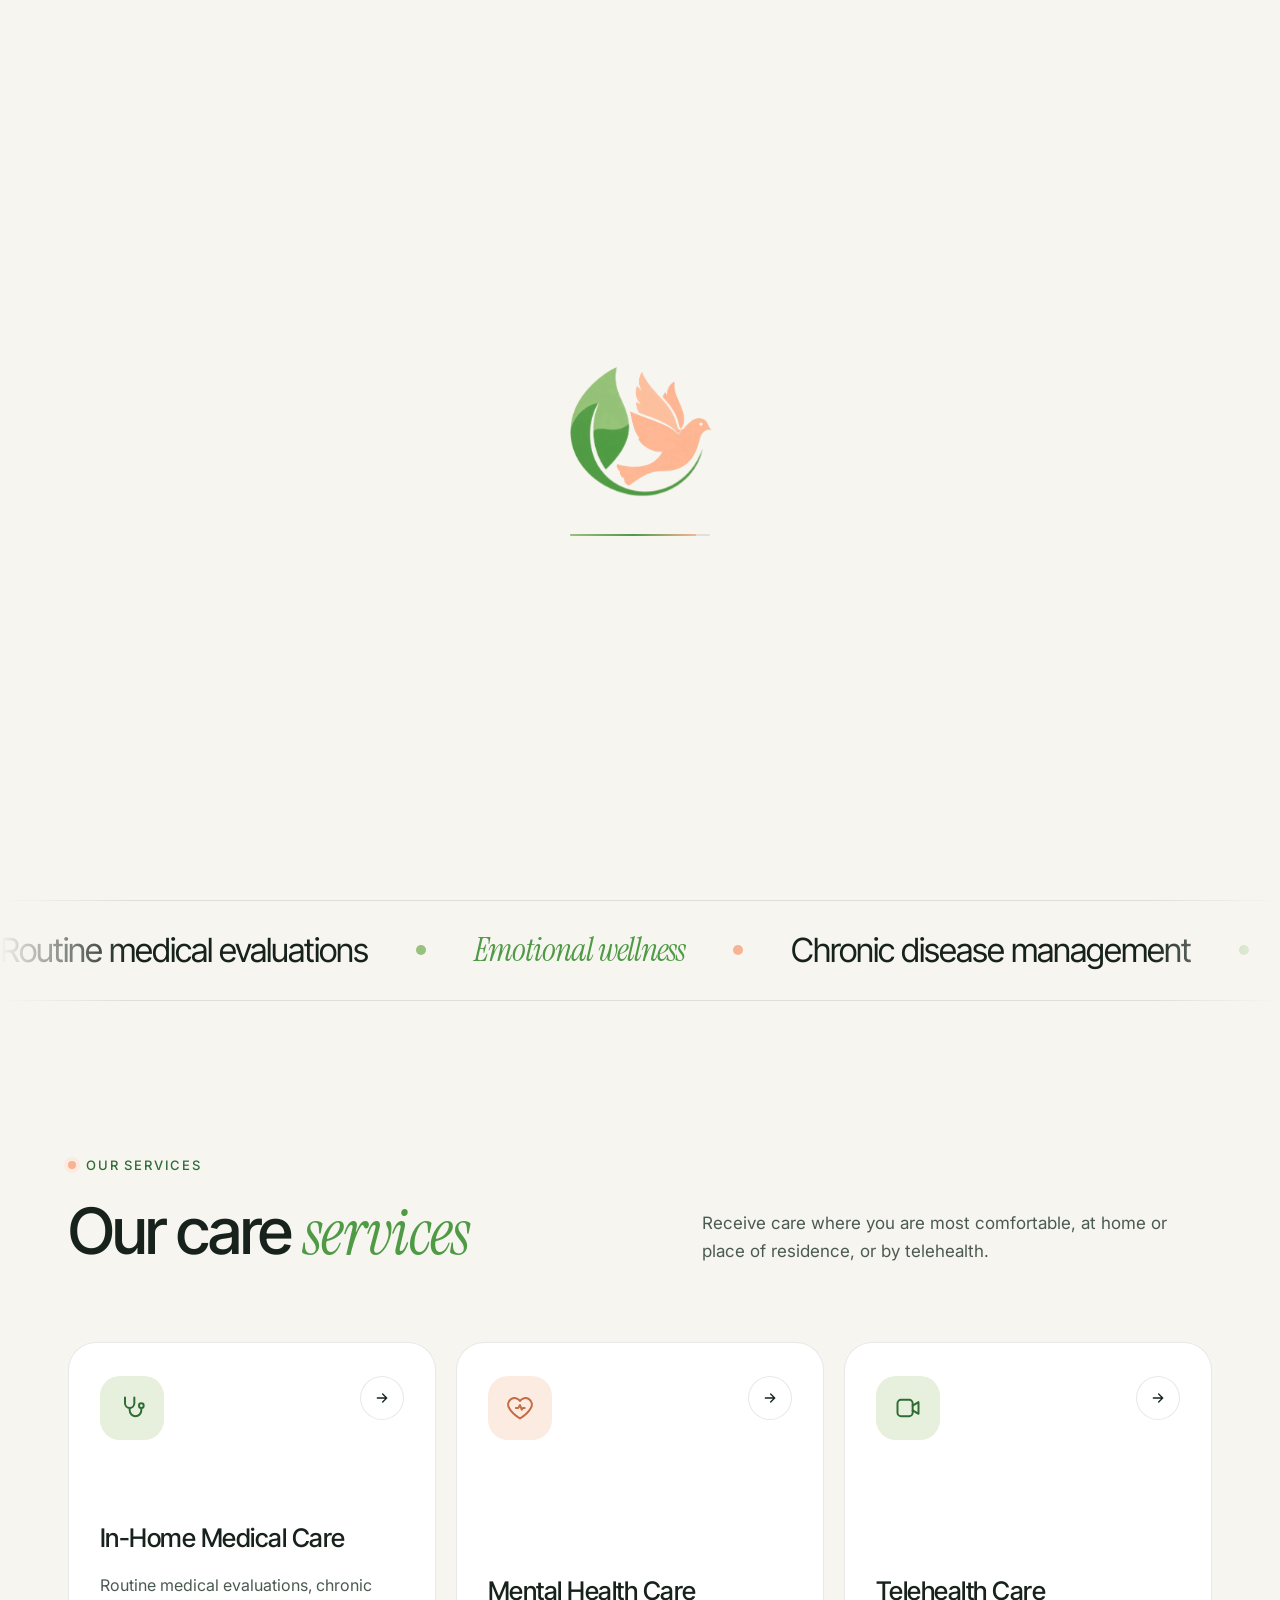
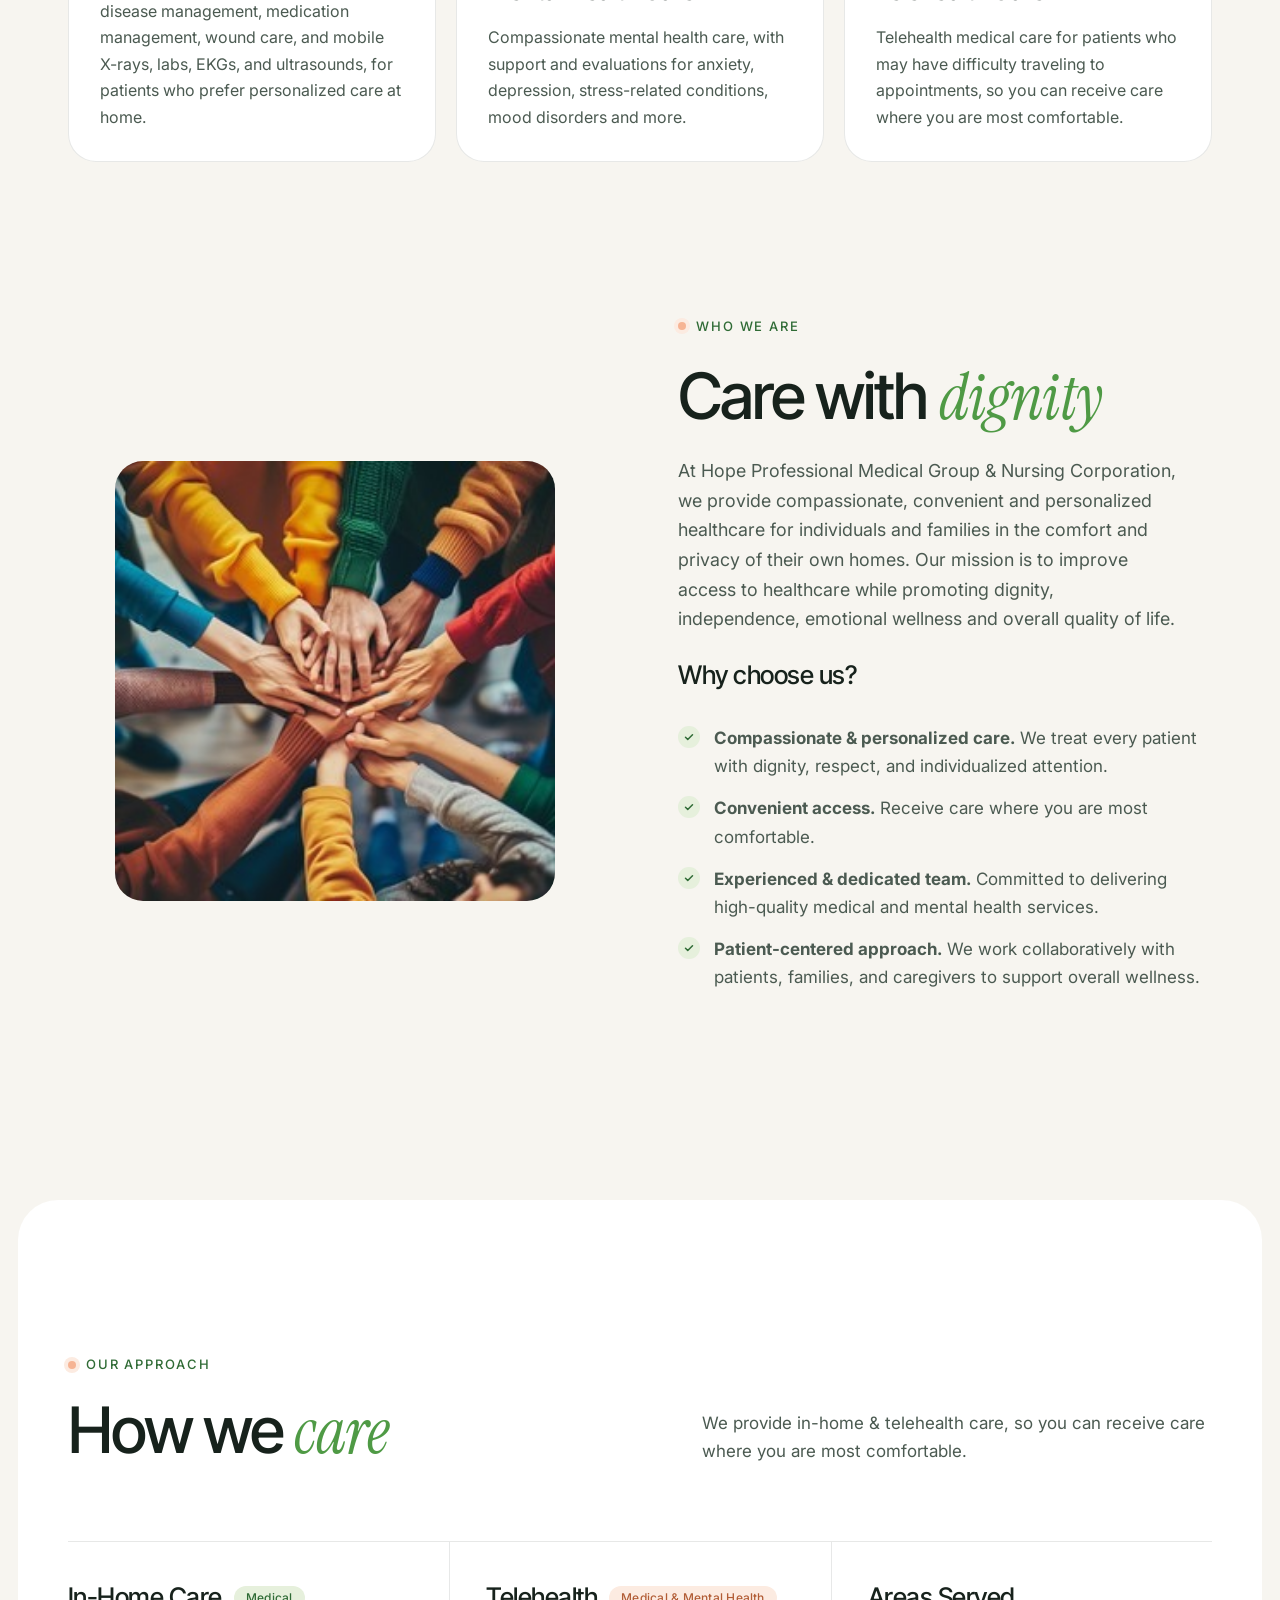
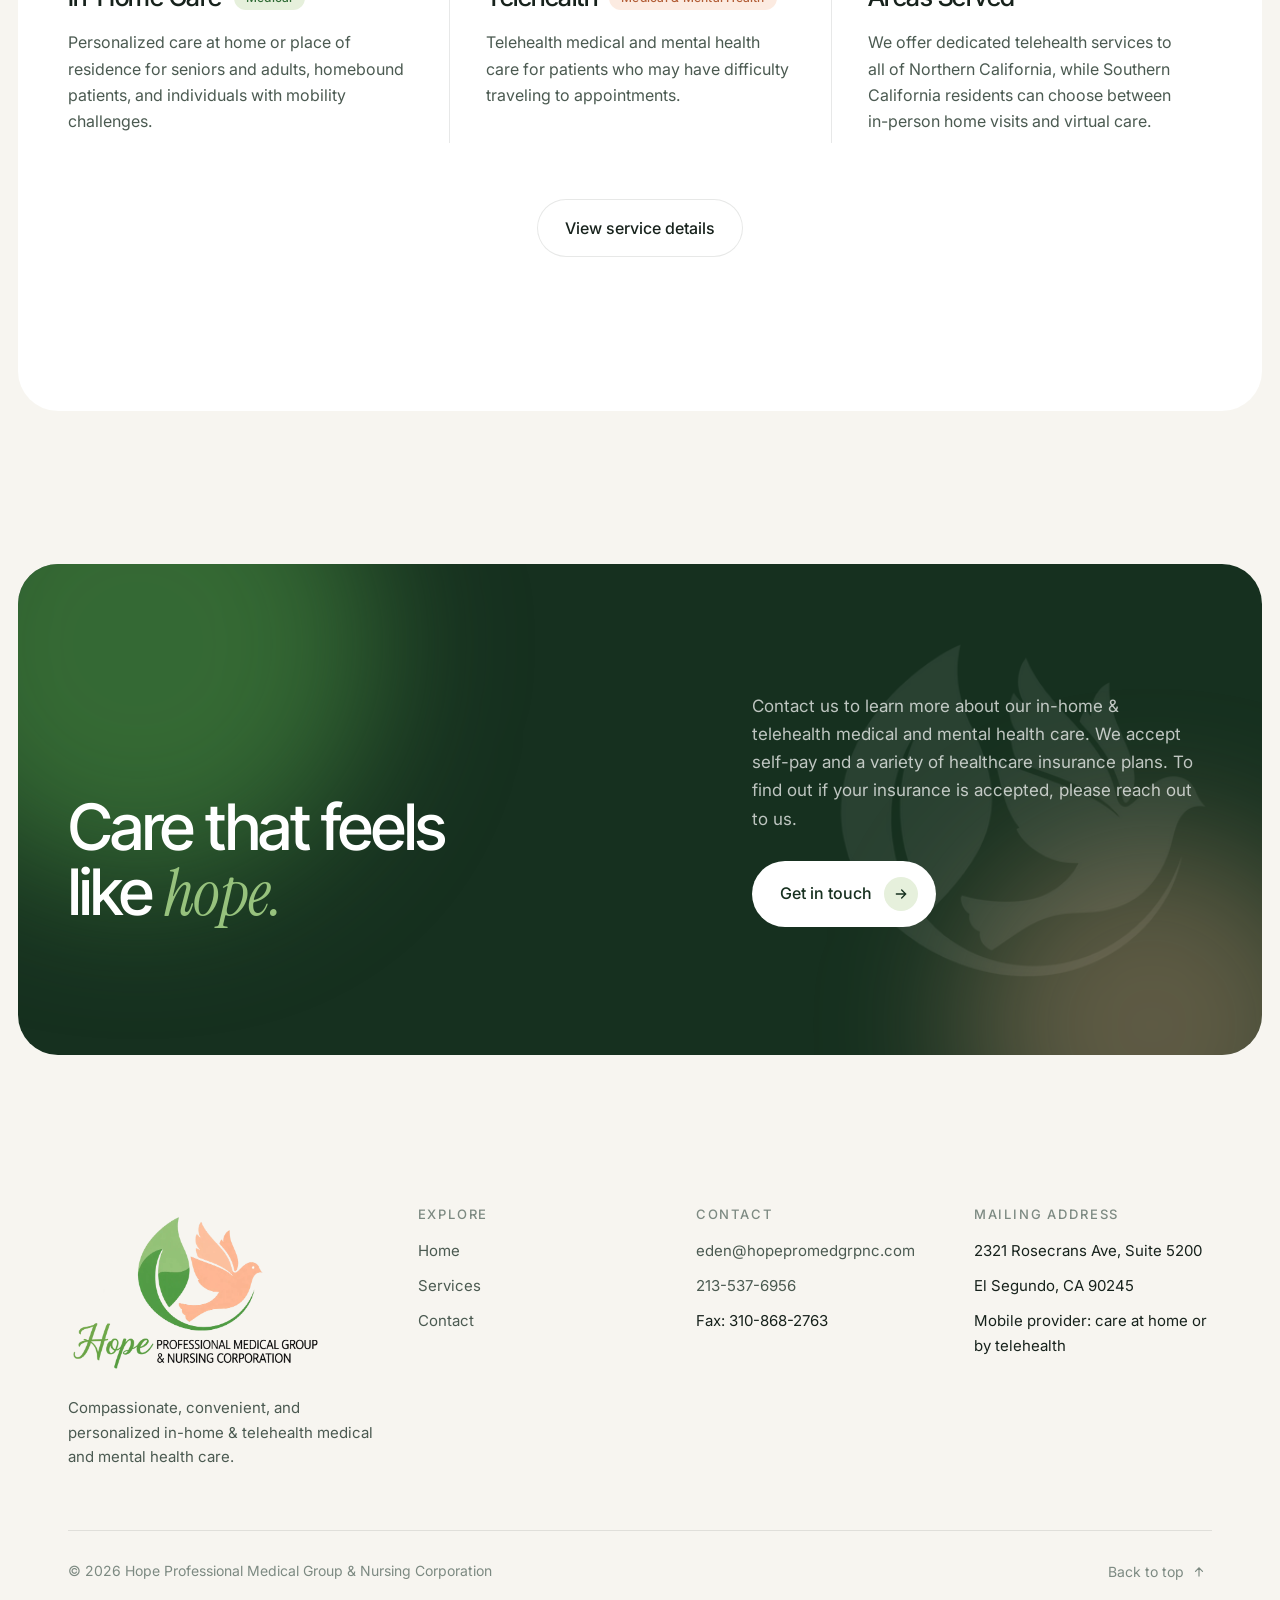
<file: index.html>
<!DOCTYPE html>
<html lang="en">
<head>
  <meta charset="UTF-8" />
  <meta name="viewport" content="width=device-width, initial-scale=1" />
  <title>In-Home &amp; Telehealth Care | Hope Professional Medical Group</title>
  <meta name="description" content="Compassionate in-home and telehealth medical and mental health care for seniors, homebound patients and adults across California. Based in El Segundo, CA." />
  <link rel="canonical" href="https://hopeprocare.com/" />
  <meta name="robots" content="index, follow" />
  <meta name="theme-color" content="#f7f5f0" />
  <meta property="og:type" content="website" />
  <meta property="og:site_name" content="Hope Professional Medical Group &amp; Nursing Corporation" />
  <meta property="og:title" content="In-Home &amp; Telehealth Care | Hope Professional Medical Group" />
  <meta property="og:description" content="Compassionate in-home and telehealth medical and mental health care for seniors, homebound patients and adults across California. Based in El Segundo, CA." />
  <meta property="og:url" content="https://hopeprocare.com/" />
  <meta property="og:image" content="https://hopeprocare.com/assets/social-share.jpg" />
  <meta property="og:image:width" content="1200" />
  <meta property="og:image:height" content="630" />
  <meta property="og:image:alt" content="Hope Professional Medical Group &amp; Nursing Corporation logo and provider" />
  <meta property="og:locale" content="en_US" />
  <meta name="twitter:card" content="summary_large_image" />
  <meta name="twitter:title" content="In-Home &amp; Telehealth Care | Hope Professional Medical Group" />
  <meta name="twitter:description" content="Compassionate in-home and telehealth medical and mental health care for seniors, homebound patients and adults across California. Based in El Segundo, CA." />
  <meta name="twitter:image" content="https://hopeprocare.com/assets/social-share.jpg" />
  <link rel="apple-touch-icon" href="assets/apple-touch-icon.png" />
  <link rel="icon" type="image/png" href="assets/favicon.png" />
  <link rel="preload" as="image" href="assets/mk-leaf.webp" />
  <link rel="preload" as="image" href="assets/photos/provider.webp" fetchpriority="high" />
  <link rel="preconnect" href="https://fonts.googleapis.com" />
  <link rel="preconnect" href="https://fonts.gstatic.com" crossorigin />
  <link href="https://fonts.googleapis.com/css2?family=Inter:wght@400;500;600&family=Inter+Tight:wght@400;500&family=Instrument+Serif:ital@0;1&display=swap" rel="stylesheet" />
  <link rel="stylesheet" href="css/style.css?v=8" />
  <script type="application/ld+json">
{
  "@context": "https://schema.org",
  "@type": "MedicalBusiness",
  "@id": "https://hopeprocare.com/#organization",
  "name": "Hope Professional Medical Group & Nursing Corporation",
  "alternateName": "Hope Professional Medical Group",
  "url": "https://hopeprocare.com/",
  "logo": "https://hopeprocare.com/assets/logo.webp",
  "image": "https://hopeprocare.com/assets/social-share.jpg",
  "description": "Compassionate, convenient, and personalized in-home and telehealth medical and mental health care for individuals and families in the comfort and privacy of their own homes.",
  "telephone": "+1-213-537-6956",
  "paymentAccepted": "Self-pay, Health insurance",
  "faxNumber": "+1-310-868-2763",
  "email": "eden@hopepromedgrpnc.com",
  "address": {
    "@type": "PostalAddress",
    "streetAddress": "2321 Rosecrans Ave, Suite 5200",
    "addressLocality": "El Segundo",
    "addressRegion": "CA",
    "postalCode": "90245",
    "addressCountry": "US"
  },
  "areaServed": [
    {
      "@type": "State",
      "name": "California"
    },
    {
      "@type": "Place",
      "name": "Northern California"
    },
    {
      "@type": "Place",
      "name": "Southern California"
    }
  ],
  "knowsAbout": [
    "In-home medical care",
    "Telehealth",
    "Routine medical evaluations",
    "Chronic disease management",
    "Medication management",
    "Follow-up care after hospitalization",
    "Preventive healthcare",
    "Wellness assessments",
    "Wound care",
    "Mobile X-rays",
    "Mobile laboratory testing",
    "EKG",
    "Mobile ultrasound",
    "Mental health care",
    "Anxiety",
    "Depression",
    "Stress-related conditions",
    "Mood disorders",
    "Behavioral concerns",
    "Emotional wellness"
  ]
}
  </script>
  <script type="application/ld+json">
{
  "@context": "https://schema.org",
  "@type": "WebSite",
  "name": "Hope Professional Medical Group & Nursing Corporation",
  "url": "https://hopeprocare.com/",
  "publisher": {
    "@id": "https://hopeprocare.com/#organization"
  }
}
  </script>
  <noscript><style>
    .preloader, .veil { display: none !important; }
    .reveal, .intro, .split-line > span { opacity: 1 !important; transform: none !important; }
    .reveal-img::after { display: none !important; }
    .hero__media.intro-media { clip-path: none !important; }
  </style></noscript>
</head>
<body class="is-loading">

  <!-- Preloader -->
  <div class="preloader" aria-hidden="true">
    <div class="preloader__inner">
      <div class="mark">
        <img class="mk-leaf" src="assets/mk-leaf.webp" alt="" />
        <div class="dove">
          <img class="mk-wing-back" src="assets/mk-wing-back.webp" alt="" />
          <img class="mk-body" src="assets/mk-body.webp" alt="" />
          <img class="mk-wing-front" src="assets/mk-wing-front.webp" alt="" />
        </div>
      </div>
      <div class="preloader__bar"><span></span></div>
    </div>
  </div>
  <div class="veil" aria-hidden="true"></div>

  <!-- Header -->
  <header class="site-header">
    <div class="container nav">
      <a class="brand" href="index.html" aria-label="Hope Professional Medical Group home">
        <img class="brand__mark" src="assets/logo-mark.webp" width="360" height="327" alt="" />
        <img class="brand__word" src="assets/wordmark.webp" width="720" height="156" alt="Hope Professional Medical Group &amp; Nursing Corporation" />
      </a>
      <ul class="nav__links">
        <li><a href="index.html" aria-current="page">Home</a></li>
        <li><a href="services.html">Services</a></li>
        <li><a href="contact.html">Contact</a></li>
      </ul>
      <div class="nav__cta">
        <a class="nav__phone" href="tel:+12135376956">213-537-6956</a>
        <a class="btn" href="contact.html">Book an appointment
          <span class="btn-ico"><svg viewBox="0 0 24 24" fill="none" stroke="currentColor" stroke-width="2" stroke-linecap="round"><path d="M5 12h14M13 6l6 6-6 6"/></svg></span>
        </a>
        <button class="burger" aria-label="Open menu" aria-expanded="false"><span></span><span></span></button>
      </div>
    </div>
  </header>

  <nav class="mobile-menu" aria-label="Mobile">
    <ul>
      <li><a href="index.html" aria-current="page">Home</a></li>
      <li><a href="services.html">Services</a></li>
      <li><a href="contact.html">Contact</a></li>
    </ul>
    <div class="mobile-menu__foot">
      <a href="tel:+12135376956">213-537-6956</a>
      <a href="mailto:eden@hopepromedgrpnc.com">eden@hopepromedgrpnc.com</a>
      <span>El Segundo, California</span>
    </div>
  </nav>

  <main>
    <!-- Hero -->
    <section class="hero">
      <div class="container hero__grid">
        <div class="hero__copy">
          <span class="eyebrow intro">In-home &amp; telehealth care</span>
          <h1>
            <span class="split-line"><span>Compassionate</span></span>
            <span class="split-line"><span>care, in the</span></span>
            <span class="split-line"><span><span class="serif">comfort</span> of home.</span></span>
          </h1>
          <p class="lead intro d1">We provide in-home &amp; telehealth medical care for patients who may have difficulty traveling to appointments or prefer personalized care at home or place of residence.</p>
          <div class="hero__actions intro d2">
            <a class="btn" href="contact.html">Book an appointment
              <span class="btn-ico"><svg viewBox="0 0 24 24" fill="none" stroke="currentColor" stroke-width="2" stroke-linecap="round"><path d="M5 12h14M13 6l6 6-6 6"/></svg></span>
            </a>
            <a class="btn btn--ghost" href="services.html">Explore services</a>
          </div>
          <div class="hero__meta intro d3">
            <span><svg viewBox="0 0 24 24" fill="none" stroke="currentColor" stroke-width="2" stroke-linecap="round" stroke-linejoin="round"><path d="M3 11l9-7 9 7v9a1 1 0 0 1-1 1h-5v-6H9v6H4a1 1 0 0 1-1-1z"/></svg>In-home care</span>
            <span><svg viewBox="0 0 24 24" fill="none" stroke="currentColor" stroke-width="2" stroke-linecap="round" stroke-linejoin="round"><rect x="3" y="5" width="13" height="14" rx="3"/><path d="M16 10l5-3v10l-5-3"/></svg>Telehealth</span>
            <span><svg viewBox="0 0 24 24" fill="none" stroke="currentColor" stroke-width="2" stroke-linecap="round" stroke-linejoin="round"><path d="M12 21s-7-4.5-9.3-9A5.3 5.3 0 0 1 12 6a5.3 5.3 0 0 1 9.3 6C19 16.5 12 21 12 21z"/></svg>Medical &amp; mental health</span>
          </div>
        </div>

        <div class="hero__media intro-media">
          <img src="assets/photos/provider.webp" width="1254" height="1254" fetchpriority="high" alt="Smiling Hope Professional Medical Group provider in branded scrubs" data-parallax="0.1" />
          <div class="hero__float">
            <svg viewBox="0 0 100 100" aria-hidden="true">
              <defs><path id="circ" d="M50,50 m-38,0 a38,38 0 1,1 76,0 a38,38 0 1,1 -76,0"/></defs>
              <text><textPath href="#circ">COMPASSIONATE &amp; PERSONALIZED CARE • </textPath></text>
            </svg>
            <img src="assets/logo-mark.webp" alt="" />
          </div>
          <div class="hero__badge intro d4">
            <span class="pulse"></span>
            <div><strong>In-home &amp; telehealth care</strong>Medical and mental health services</div>
          </div>
        </div>
      </div>
    </section>

    <!-- Marquee -->
    <div class="marquee" aria-hidden="true">
      <div class="marquee__track">
        <span>Routine medical evaluations</span><span><em>Emotional wellness</em></span><span>Chronic disease management</span><span><em>Telehealth</em></span><span>Medication management</span><span><em>Wound care</em></span><span>Wellness assessments</span>
        <span>Routine medical evaluations</span><span><em>Emotional wellness</em></span><span>Chronic disease management</span><span><em>Telehealth</em></span><span>Medication management</span><span><em>Wound care</em></span><span>Wellness assessments</span>
      </div>
    </div>

    <!-- Services -->
    <section class="section" id="services">
      <div class="container">
        <div class="section-head">
          <div class="section-head__title">
            <span class="eyebrow reveal">Our services</span>
            <h2 class="reveal" data-delay="1">Our care <span class="serif">services</span></h2>
          </div>
          <p class="reveal" data-delay="2">Receive care where you are most comfortable, at home or place of residence, or by telehealth.</p>
        </div>

        <div class="cards">
          <a class="card reveal" href="services.html#mobile">
            <div class="card__top">
              <div class="card__icon"><svg viewBox="0 0 24 24" fill="none" stroke="currentColor" stroke-width="1.7" stroke-linecap="round" stroke-linejoin="round"><path d="M6 3v5a4 4 0 0 0 8 0V3"/><path d="M10 12v2a5 5 0 0 0 10 0v-2"/><circle cx="20" cy="10" r="2"/></svg></div>
              <span class="card__arrow"><svg viewBox="0 0 24 24" fill="none" stroke="currentColor" stroke-width="2" stroke-linecap="round"><path d="M5 12h14M13 6l6 6-6 6"/></svg></span>
            </div>
            <h3>In-Home Medical Care</h3>
            <p>Routine medical evaluations, chronic disease management, medication management, wound care, and mobile X-rays, labs, EKGs, and ultrasounds, for patients who prefer personalized care at home.</p>
          </a>
          <a class="card reveal" data-delay="1" href="services.html#mental">
            <div class="card__top">
              <div class="card__icon"><svg viewBox="0 0 24 24" fill="none" stroke="currentColor" stroke-width="1.7" stroke-linecap="round" stroke-linejoin="round"><path d="M12 21s-7-4.5-9.3-9A5.3 5.3 0 0 1 12 6a5.3 5.3 0 0 1 9.3 6C19 16.5 12 21 12 21z"/><path d="M8.5 12h2l1.5-2.5 1.5 4 1-1.5h1.5"/></svg></div>
              <span class="card__arrow"><svg viewBox="0 0 24 24" fill="none" stroke="currentColor" stroke-width="2" stroke-linecap="round"><path d="M5 12h14M13 6l6 6-6 6"/></svg></span>
            </div>
            <h3>Mental Health Care</h3>
            <p>Compassionate mental health care, with support and evaluations for anxiety, depression, stress-related conditions, mood disorders and more.</p>
          </a>
          <a class="card reveal" data-delay="2" href="services.html#telehealth">
            <div class="card__top">
              <div class="card__icon"><svg viewBox="0 0 24 24" fill="none" stroke="currentColor" stroke-width="1.7" stroke-linecap="round" stroke-linejoin="round"><rect x="3" y="5" width="13" height="14" rx="3"/><path d="M16 10l5-3v10l-5-3"/></svg></div>
              <span class="card__arrow"><svg viewBox="0 0 24 24" fill="none" stroke="currentColor" stroke-width="2" stroke-linecap="round"><path d="M5 12h14M13 6l6 6-6 6"/></svg></span>
            </div>
            <h3>Telehealth Care</h3>
            <p>Telehealth medical care for patients who may have difficulty traveling to appointments, so you can receive care where you are most comfortable.</p>
          </a>
        </div>
      </div>
    </section>

    <!-- Team -->
    <section class="section" style="padding-top:0">
      <div class="container feature">
        <div class="feature__media feature__media--single">
          <div class="img-frame reveal-img"><img src="assets/photos/together.jpg" width="256" height="256" alt="Diverse group of hands joined together" loading="lazy" /></div>
        </div>
        <div class="feature__copy">
          <span class="eyebrow reveal">Who we are</span>
          <h2 class="reveal" data-delay="1">Care with <span class="serif">dignity</span></h2>
          <p class="lead reveal" data-delay="2">At Hope Professional Medical Group &amp; Nursing Corporation, we provide compassionate, convenient and personalized healthcare for individuals and families in the comfort and privacy of their own homes. Our mission is to improve access to healthcare while promoting dignity, independence, emotional wellness and overall quality of life.</p>
          <h3 class="reveal" data-delay="3">Why choose us?</h3>
          <ul class="checks reveal" data-delay="3">
            <li><span><strong>Compassionate &amp; personalized care.</strong> We treat every patient with dignity, respect, and individualized attention.</span></li>
            <li><span><strong>Convenient access.</strong> Receive care where you are most comfortable.</span></li>
            <li><span><strong>Experienced &amp; dedicated team.</strong> Committed to delivering high-quality medical and mental health services.</span></li>
            <li><span><strong>Patient-centered approach.</strong> We work collaboratively with patients, families, and caregivers to support overall wellness.</span></li>
          </ul>
          <div class="reveal" data-delay="3"><a class="link-arrow" href="services.html">See our services <svg viewBox="0 0 24 24" fill="none" stroke="currentColor" stroke-width="2" stroke-linecap="round"><path d="M5 12h14M13 6l6 6-6 6"/></svg></a></div>
        </div>
      </div>
    </section>

    <!-- How we care -->
    <section class="section care">
      <div class="container">
        <div class="section-head">
          <div class="section-head__title">
            <span class="eyebrow reveal">Our approach</span>
            <h2 class="reveal" data-delay="1">How we <span class="serif">care</span></h2>
          </div>
          <p class="reveal" data-delay="2">We provide in-home &amp; telehealth care, so you can receive care where you are most comfortable.</p>
        </div>
        <div class="care-grid">
          <div class="care-item reveal">
            <h3>In-Home Care <span class="tag">Medical</span></h3>
            <p>Personalized care at home or place of residence for seniors and adults, homebound patients, and individuals with mobility challenges.</p>
          </div>
          <div class="care-item reveal" data-delay="1">
            <h3>Telehealth <span class="tag tag--peach">Medical &amp; Mental Health</span></h3>
            <p>Telehealth medical and mental health care for patients who may have difficulty traveling to appointments.</p>
          </div>
          <div class="care-item reveal" data-delay="2">
            <h3>Areas Served</h3>
            <p>We offer dedicated telehealth services to all of Northern California, while Southern California residents can choose between in-person home visits and virtual care.</p>
          </div>
        </div>
        <div class="care__foot reveal">
          <a class="btn btn--ghost" href="services.html">View service details</a>
        </div>
      </div>
    </section>

    <!-- CTA -->
    <section class="section">
      <div class="cta">
        <img class="cta__mark" src="assets/logo-mark.webp" alt="" />
        <div class="container cta__inner">
          <h2 class="reveal">Care that feels<br />like <span class="serif">hope.</span></h2>
          <div class="reveal" data-delay="1">
            <p>Contact us to learn more about our in-home &amp; telehealth medical and mental health care. We accept self-pay and a variety of healthcare insurance plans. To find out if your insurance is accepted, please reach out to us.</p>
            <a class="btn btn--light" href="contact.html">Get in touch
              <span class="btn-ico"><svg viewBox="0 0 24 24" fill="none" stroke="currentColor" stroke-width="2" stroke-linecap="round"><path d="M5 12h14M13 6l6 6-6 6"/></svg></span>
            </a>
          </div>
        </div>
      </div>
    </section>
  </main>

  <!-- Footer -->
  <footer class="footer" style="padding-top:0">
    <div class="container">
      <div class="footer__top">
        <div>
          <img class="footer__logo" src="assets/logo.webp" width="800" height="537" alt="Hope Professional Medical Group &amp; Nursing Corporation" loading="lazy" />
          <p class="footer__tag">Compassionate, convenient, and personalized in-home &amp; telehealth medical and mental health care.</p>
        </div>
        <div>
          <h4>Explore</h4>
          <ul>
            <li><a href="index.html">Home</a></li>
            <li><a href="services.html">Services</a></li>
            <li><a href="contact.html">Contact</a></li>
          </ul>
        </div>
        <div>
          <h4>Contact</h4>
          <ul>
            <li><a href="mailto:eden@hopepromedgrpnc.com">eden@hopepromedgrpnc.com</a></li>
            <li><a href="tel:+12135376956">213-537-6956</a></li>
            <li>Fax: 310-868-2763</li>
          </ul>
        </div>
        <div>
          <h4>Mailing address</h4>
          <ul>
            <li>2321 Rosecrans Ave, Suite 5200</li>
            <li>El Segundo, CA 90245</li>
            <li>Mobile provider: care at home or by telehealth</li>
          </ul>
        </div>
      </div>
      <div class="footer__bottom">
        <span>&copy; <span data-year></span> Hope Professional Medical Group &amp; Nursing Corporation</span>
        <button class="to-top">Back to top <svg viewBox="0 0 24 24" fill="none" stroke="currentColor" stroke-width="2" stroke-linecap="round"><path d="M12 19V5M6 11l6-6 6 6"/></svg></button>
      </div>
    </div>
  </footer>

  <script src="js/main.js?v=8"></script>
</body>
</html>
</file>
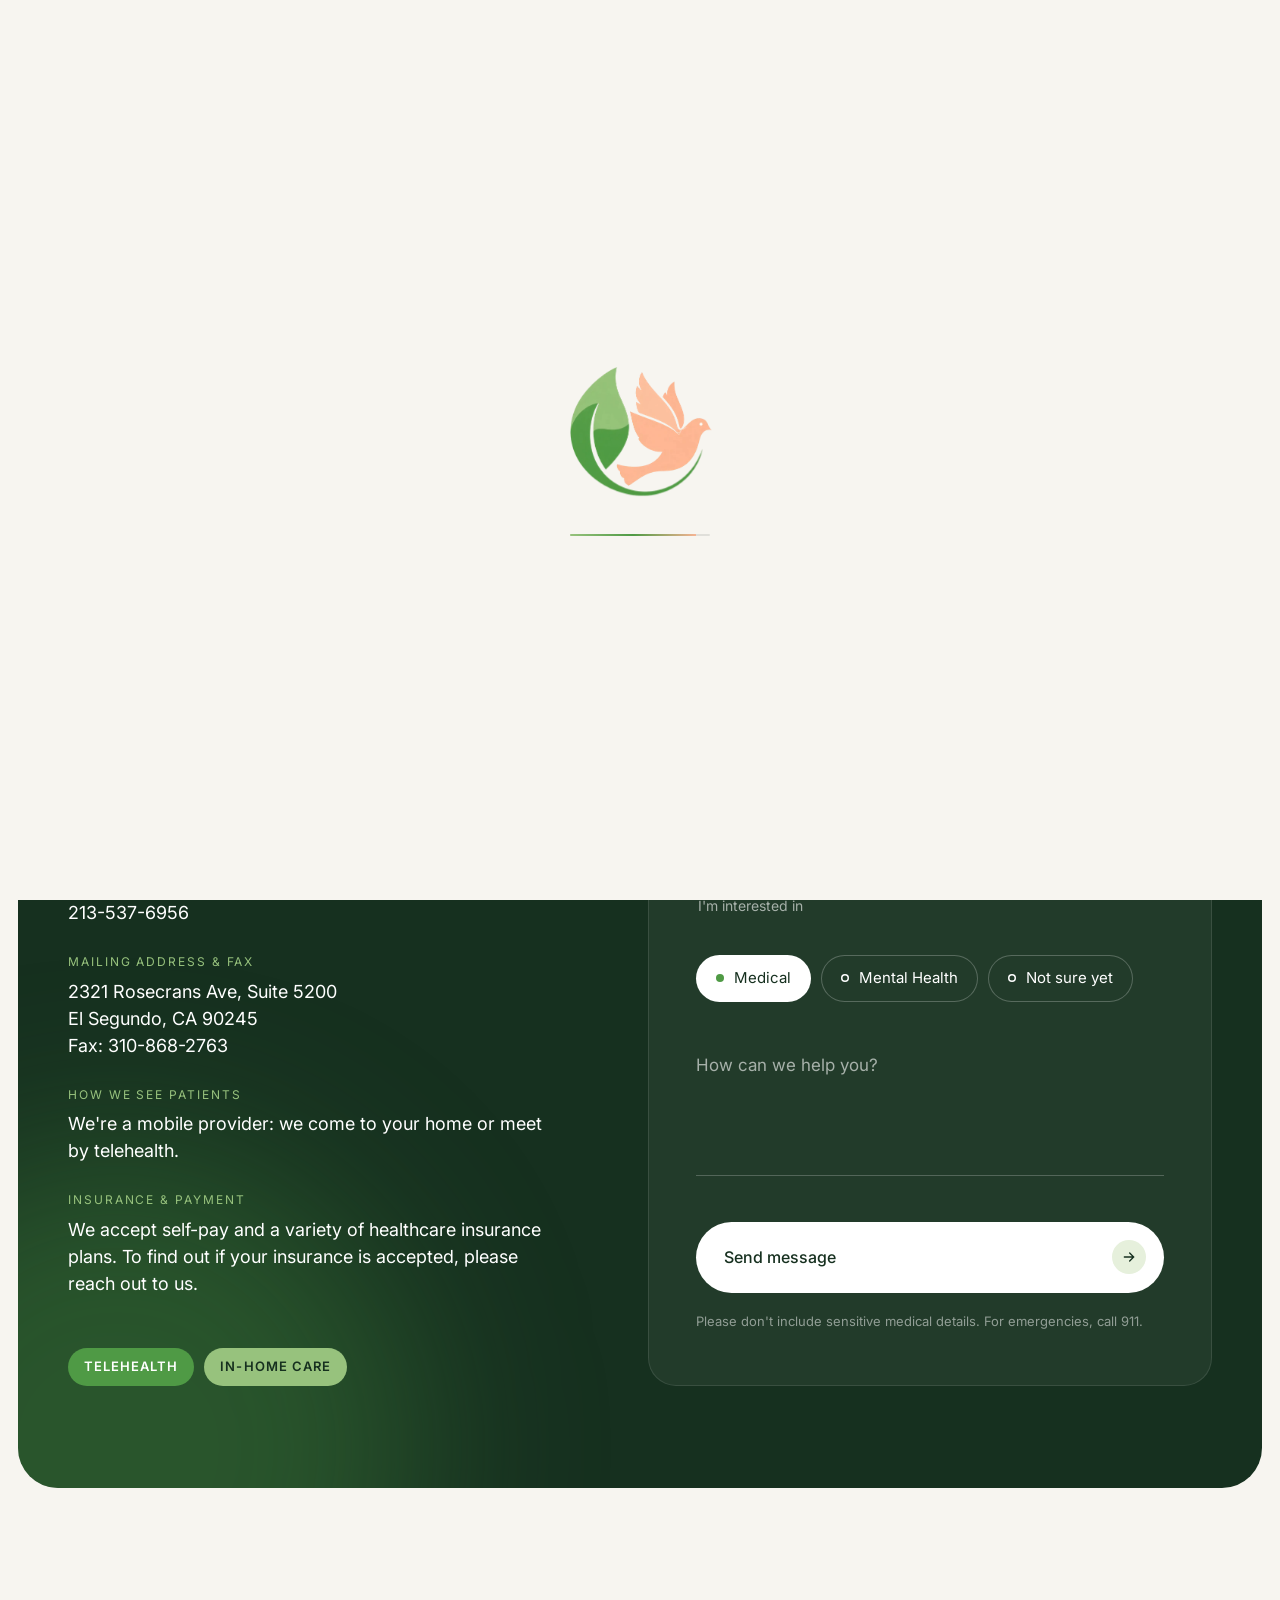
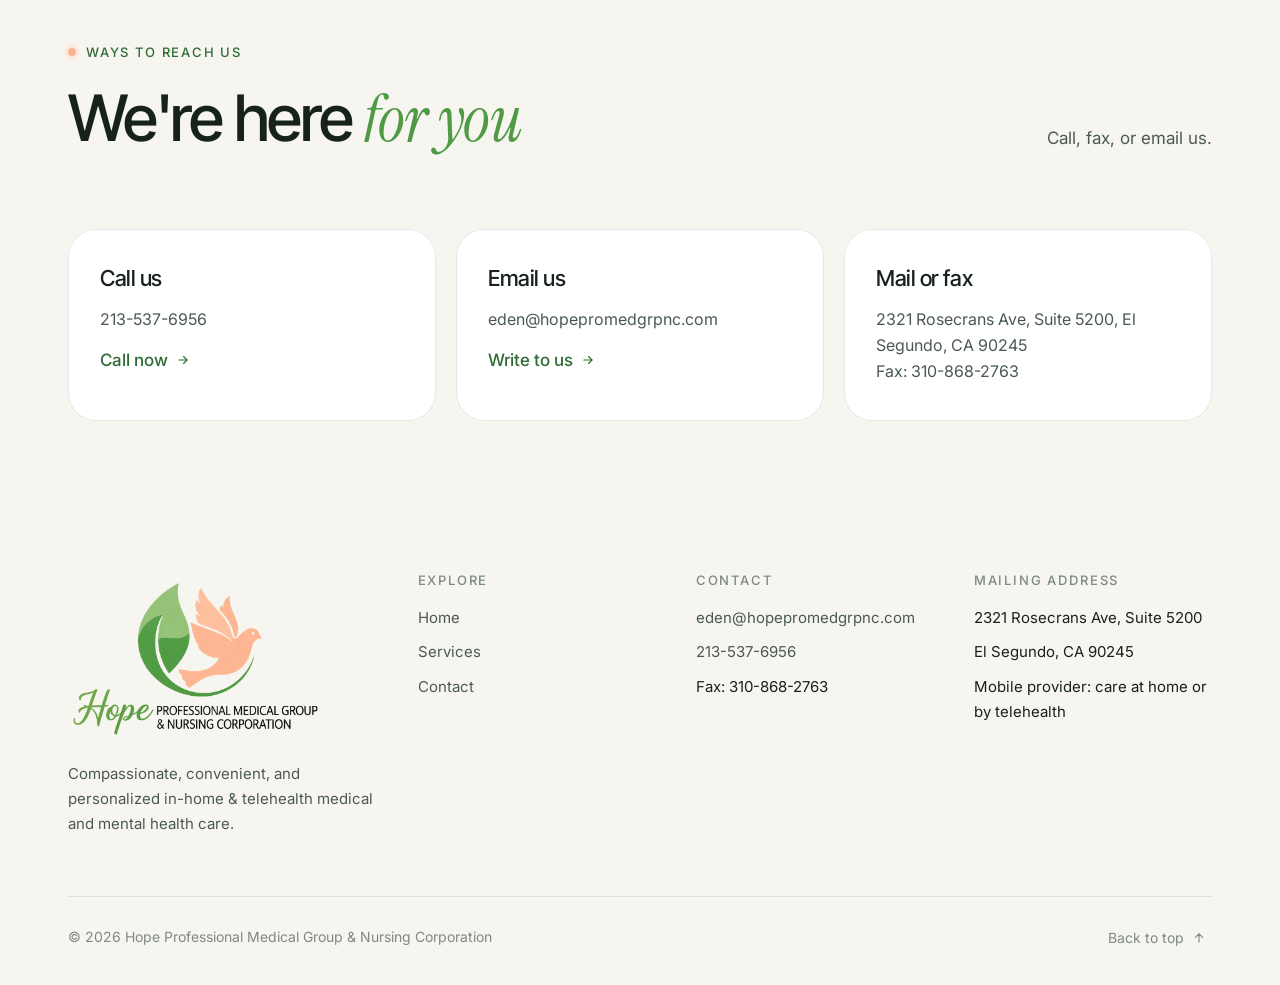
<file: contact.html>
<!DOCTYPE html>
<html lang="en">
<head>
  <meta charset="UTF-8" />
  <meta name="viewport" content="width=device-width, initial-scale=1" />
  <title>Contact Us | Hope Professional Medical Group</title>
  <meta name="description" content="Contact Hope Professional Medical Group for in-home and telehealth medical and mental health care. Call 213-537-6956 or email eden@hopepromedgrpnc.com." />
  <link rel="canonical" href="https://hopeprocare.com/contact.html" />
  <meta name="robots" content="index, follow" />
  <meta name="theme-color" content="#f7f5f0" />
  <meta property="og:type" content="website" />
  <meta property="og:site_name" content="Hope Professional Medical Group &amp; Nursing Corporation" />
  <meta property="og:title" content="Contact Us | Hope Professional Medical Group" />
  <meta property="og:description" content="Contact Hope Professional Medical Group for in-home and telehealth medical and mental health care. Call 213-537-6956 or email eden@hopepromedgrpnc.com." />
  <meta property="og:url" content="https://hopeprocare.com/contact.html" />
  <meta property="og:image" content="https://hopeprocare.com/assets/social-share.jpg" />
  <meta property="og:image:width" content="1200" />
  <meta property="og:image:height" content="630" />
  <meta property="og:image:alt" content="Hope Professional Medical Group &amp; Nursing Corporation logo and provider" />
  <meta property="og:locale" content="en_US" />
  <meta name="twitter:card" content="summary_large_image" />
  <meta name="twitter:title" content="Contact Us | Hope Professional Medical Group" />
  <meta name="twitter:description" content="Contact Hope Professional Medical Group for in-home and telehealth medical and mental health care. Call 213-537-6956 or email eden@hopepromedgrpnc.com." />
  <meta name="twitter:image" content="https://hopeprocare.com/assets/social-share.jpg" />
  <link rel="apple-touch-icon" href="assets/apple-touch-icon.png" />
  <link rel="icon" type="image/png" href="assets/favicon.png" />
  <link rel="preload" as="image" href="assets/mk-leaf.webp" />
  <link rel="preconnect" href="https://fonts.googleapis.com" />
  <link rel="preconnect" href="https://fonts.gstatic.com" crossorigin />
  <link href="https://fonts.googleapis.com/css2?family=Inter:wght@400;500;600&family=Inter+Tight:wght@400;500&family=Instrument+Serif:ital@0;1&display=swap" rel="stylesheet" />
  <link rel="stylesheet" href="css/style.css?v=8" />
  <script type="application/ld+json">
{
  "@context": "https://schema.org",
  "@type": "BreadcrumbList",
  "itemListElement": [
    {
      "@type": "ListItem",
      "position": 1,
      "name": "Home",
      "item": "https://hopeprocare.com/"
    },
    {
      "@type": "ListItem",
      "position": 2,
      "name": "Contact",
      "item": "https://hopeprocare.com/contact.html"
    }
  ]
}
  </script>
  <script type="application/ld+json">
{
  "@context": "https://schema.org",
  "@type": "ContactPage",
  "url": "https://hopeprocare.com/contact.html",
  "about": {
    "@id": "https://hopeprocare.com/#organization"
  }
}
  </script>
  <noscript><style>
    .preloader, .veil { display: none !important; }
    .reveal, .intro, .split-line > span { opacity: 1 !important; transform: none !important; }
    .reveal-img::after { display: none !important; }
    .hero__media.intro-media { clip-path: none !important; }
  </style></noscript>
</head>
<body class="is-loading">

  <!-- Preloader -->
  <div class="preloader" aria-hidden="true">
    <div class="preloader__inner">
      <div class="mark">
        <img class="mk-leaf" src="assets/mk-leaf.webp" alt="" />
        <div class="dove">
          <img class="mk-wing-back" src="assets/mk-wing-back.webp" alt="" />
          <img class="mk-body" src="assets/mk-body.webp" alt="" />
          <img class="mk-wing-front" src="assets/mk-wing-front.webp" alt="" />
        </div>
      </div>
      <div class="preloader__bar"><span></span></div>
    </div>
  </div>
  <div class="veil" aria-hidden="true"></div>

  <!-- Header -->
  <header class="site-header">
    <div class="container nav">
      <a class="brand" href="index.html" aria-label="Hope Professional Medical Group home">
        <img class="brand__mark" src="assets/logo-mark.webp" width="360" height="327" alt="" />
        <img class="brand__word" src="assets/wordmark.webp" width="720" height="156" alt="Hope Professional Medical Group &amp; Nursing Corporation" />
      </a>
      <ul class="nav__links">
        <li><a href="index.html">Home</a></li>
        <li><a href="services.html">Services</a></li>
        <li><a href="contact.html" aria-current="page">Contact</a></li>
      </ul>
      <div class="nav__cta">
        <a class="nav__phone" href="tel:+12135376956">213-537-6956</a>
        <a class="btn" href="contact.html">Book an appointment
          <span class="btn-ico"><svg viewBox="0 0 24 24" fill="none" stroke="currentColor" stroke-width="2" stroke-linecap="round"><path d="M5 12h14M13 6l6 6-6 6"/></svg></span>
        </a>
        <button class="burger" aria-label="Open menu" aria-expanded="false"><span></span><span></span></button>
      </div>
    </div>
  </header>

  <nav class="mobile-menu" aria-label="Mobile">
    <ul>
      <li><a href="index.html">Home</a></li>
      <li><a href="services.html">Services</a></li>
      <li><a href="contact.html" aria-current="page">Contact</a></li>
    </ul>
    <div class="mobile-menu__foot">
      <a href="tel:+12135376956">213-537-6956</a>
      <a href="mailto:eden@hopepromedgrpnc.com">eden@hopepromedgrpnc.com</a>
      <span>El Segundo, California</span>
    </div>
  </nav>

  <main>
    <section class="page-hero">
      <div class="container">
        <div class="crumbs intro"><a href="index.html">Home</a><span>/</span><span>Contact</span></div>
        <div class="page-hero__grid">
          <h1>
            <span class="split-line"><span>Let's talk</span></span>
            <span class="split-line"><span>about <span class="serif">care.</span></span></span>
          </h1>
          <p class="lead intro d1">Contact us to learn more about our in-home &amp; telehealth medical and mental health care.</p>
        </div>
      </div>
    </section>

    <section class="contact" id="contact">
      <div class="container contact__grid">
        <div class="contact__info">
          <span class="pill pill--soft reveal" style="justify-self:start">Contact us</span>
          <h2 class="reveal" data-delay="1">Get in <span class="serif">touch</span></h2>
          <dl class="info-list reveal" data-delay="2">
            <div><dt>Email</dt><dd><a href="mailto:eden@hopepromedgrpnc.com">eden@hopepromedgrpnc.com</a></dd></div>
            <div><dt>Phone</dt><dd><a href="tel:+12135376956">213-537-6956</a></dd></div>
            <div><dt>Mailing address &amp; fax</dt><dd>2321 Rosecrans Ave, Suite 5200<br />El Segundo, CA 90245<br />Fax: 310-868-2763</dd></div>
            <div><dt>How we see patients</dt><dd>We're a mobile provider: we come to your home or meet by telehealth.</dd></div>
            <div><dt>Insurance &amp; payment</dt><dd>We accept self-pay and a variety of healthcare insurance plans. To find out if your insurance is accepted, please reach out to us.</dd></div>
          </dl>
          <div class="pills reveal" data-delay="3">
            <span class="pill">Telehealth</span>
            <span class="pill pill--soft">In-Home Care</span>
          </div>
        </div>

        <form class="form reveal" data-delay="1" novalidate>
          <div class="field">
            <input id="f-name" name="name" type="text" placeholder=" " autocomplete="name" required />
            <label for="f-name">Full name</label>
          </div>
          <div class="field">
            <input id="f-email" name="email" type="email" placeholder=" " autocomplete="email" required />
            <label for="f-email">Email address</label>
          </div>
          <div class="field">
            <input id="f-phone" name="phone" type="tel" placeholder=" " autocomplete="tel" />
            <label for="f-phone">Phone number</label>
          </div>
          <fieldset class="choice" style="border:0;margin:0">
            <legend class="choice__label">I'm interested in</legend>
            <div class="choice__opts">
              <label><input type="radio" name="service" value="Medical" checked /><span>Medical</span></label>
              <label><input type="radio" name="service" value="Mental Health" /><span>Mental Health</span></label>
              <label><input type="radio" name="service" value="Not sure yet" /><span>Not sure yet</span></label>
            </div>
          </fieldset>
          <div class="field">
            <textarea id="f-msg" name="message" placeholder=" " rows="4"></textarea>
            <label for="f-msg">How can we help you?</label>
          </div>
          <button class="btn btn--light" type="submit">Send message
            <span class="btn-ico"><svg viewBox="0 0 24 24" fill="none" stroke="currentColor" stroke-width="2" stroke-linecap="round"><path d="M5 12h14M13 6l6 6-6 6"/></svg></span>
          </button>
          <p class="form__success" role="status">
            <svg width="18" height="18" viewBox="0 0 24 24" fill="none" stroke="currentColor" stroke-width="2.4" stroke-linecap="round" stroke-linejoin="round"><path d="M5 12.5l4.5 4.5L19 7.5"/></svg>
            Thank you. We've received your message and will be in touch soon.
          </p>
          <p class="form__note">Please don't include sensitive medical details. For emergencies, call 911.</p>
        </form>
      </div>
    </section>


    <section class="section">
      <div class="container">
        <div class="section-head">
          <div class="section-head__title">
            <span class="eyebrow reveal">Ways to reach us</span>
            <h2 class="reveal" data-delay="1">We're here <span class="serif">for you</span></h2>
          </div>
          <p class="reveal" data-delay="2">Call, fax, or email us.</p>
        </div>
        <div class="hours">
          <a class="step reveal" href="tel:+12135376956">
            <h3>Call us</h3>
            <p>213-537-6956</p>
            <span class="link-arrow">Call now <svg viewBox="0 0 24 24" fill="none" stroke="currentColor" stroke-width="2" stroke-linecap="round"><path d="M5 12h14M13 6l6 6-6 6"/></svg></span>
          </a>
          <a class="step reveal" data-delay="1" href="mailto:eden@hopepromedgrpnc.com">
            <h3>Email us</h3>
            <p>eden@hopepromedgrpnc.com</p>
            <span class="link-arrow">Write to us <svg viewBox="0 0 24 24" fill="none" stroke="currentColor" stroke-width="2" stroke-linecap="round"><path d="M5 12h14M13 6l6 6-6 6"/></svg></span>
          </a>
          <div class="step reveal" data-delay="2">
            <h3>Mail or fax</h3>
            <p>2321 Rosecrans Ave, Suite 5200, El Segundo, CA 90245<br />Fax: 310-868-2763</p>
          </div>
        </div>
      </div>
    </section>
  </main>

  <!-- Footer -->
  <footer class="footer" style="padding-top:0">
    <div class="container">
      <div class="footer__top">
        <div>
          <img class="footer__logo" src="assets/logo.webp" width="800" height="537" alt="Hope Professional Medical Group &amp; Nursing Corporation" loading="lazy" />
          <p class="footer__tag">Compassionate, convenient, and personalized in-home &amp; telehealth medical and mental health care.</p>
        </div>
        <div>
          <h4>Explore</h4>
          <ul>
            <li><a href="index.html">Home</a></li>
            <li><a href="services.html">Services</a></li>
            <li><a href="contact.html">Contact</a></li>
          </ul>
        </div>
        <div>
          <h4>Contact</h4>
          <ul>
            <li><a href="mailto:eden@hopepromedgrpnc.com">eden@hopepromedgrpnc.com</a></li>
            <li><a href="tel:+12135376956">213-537-6956</a></li>
            <li>Fax: 310-868-2763</li>
          </ul>
        </div>
        <div>
          <h4>Mailing address</h4>
          <ul>
            <li>2321 Rosecrans Ave, Suite 5200</li>
            <li>El Segundo, CA 90245</li>
            <li>Mobile provider: care at home or by telehealth</li>
          </ul>
        </div>
      </div>
      <div class="footer__bottom">
        <span>&copy; <span data-year></span> Hope Professional Medical Group &amp; Nursing Corporation</span>
        <button class="to-top">Back to top <svg viewBox="0 0 24 24" fill="none" stroke="currentColor" stroke-width="2" stroke-linecap="round"><path d="M12 19V5M6 11l6-6 6 6"/></svg></button>
      </div>
    </div>
  </footer>

  <script src="js/main.js?v=8"></script>
</body>
</html>
</file>
<file: css/style.css>
/* =========================================================
   Hope Professional Medical Group & Nursing Corporation
   ========================================================= */

:root {
  --bg: #f7f5f0;
  --bg-soft: #efece4;
  --surface: #ffffff;
  --ink: #17221c;
  --ink-soft: #4b5a51;
  --muted: #7d8a82;
  --line: rgba(23, 34, 28, 0.1);

  --green: #4f9a45;
  --green-deep: #2f6b35;
  --leaf: #97c27d;
  --leaf-tint: #e6f0dc;
  --forest: #16301f;
  --forest-2: #1f4029;
  --peach: #f6b494;
  --peach-tint: #fcebe1;

  --radius: 28px;
  --radius-sm: 16px;
  --ease: cubic-bezier(0.22, 1, 0.36, 1);
  --ease-in-out: cubic-bezier(0.65, 0, 0.35, 1);

  --font-sans: "Inter", system-ui, -apple-system, "Segoe UI", sans-serif;
  --font-display: "Inter Tight", "Inter", system-ui, sans-serif;
  --font-serif: "Instrument Serif", Georgia, serif;

  --container: 1240px;
  --gutter: clamp(20px, 4vw, 48px);
}

*,
*::before,
*::after { box-sizing: border-box; }

html { -webkit-text-size-adjust: 100%; }

body {
  margin: 0;
  background: var(--bg);
  color: var(--ink);
  font-family: var(--font-sans);
  font-size: 17px;
  line-height: 1.65;
  -webkit-font-smoothing: antialiased;
  text-rendering: optimizeLegibility;
  overflow-x: hidden;
}

body.is-loading { overflow: hidden; }

img { display: block; max-width: 100%; height: auto; }
a { color: inherit; text-decoration: none; }
button, input, textarea { font: inherit; color: inherit; }

::selection { background: var(--leaf); color: var(--forest); }

.container {
  width: 100%;
  max-width: var(--container);
  margin: 0 auto;
  padding: 0 var(--gutter);
}

/* ---------- Type ---------- */
h1, h2, h3, h4 {
  font-family: var(--font-display);
  font-weight: 500;
  letter-spacing: -0.035em;
  line-height: 1.02;
  margin: 0;
}
h1 { font-size: clamp(48px, 7.4vw, 104px); }
h2 { font-size: clamp(38px, 5vw, 68px); }
h3 { font-size: clamp(22px, 2vw, 27px); letter-spacing: -0.02em; line-height: 1.2; }
p  { margin: 0; }

.serif {
  font-family: var(--font-serif);
  font-style: italic;
  font-weight: 400;
  letter-spacing: -0.01em;
  color: var(--green);
}

.eyebrow {
  display: inline-flex;
  align-items: center;
  gap: 10px;
  font-size: 13px;
  font-weight: 500;
  letter-spacing: 0.14em;
  text-transform: uppercase;
  color: var(--green-deep);
}
.eyebrow::before {
  content: "";
  width: 8px; height: 8px;
  border-radius: 50%;
  background: var(--peach);
  box-shadow: 0 0 0 4px var(--peach-tint);
}

.lead { font-size: clamp(17px, 1.4vw, 20px); color: var(--ink-soft); max-width: 34em; }

/* ---------- Buttons ---------- */
.btn {
  --b-bg: var(--forest);
  --b-fg: #fff;
  position: relative;
  display: inline-flex;
  align-items: center;
  gap: 12px;
  padding: 16px 18px 16px 28px;
  border-radius: 999px;
  background: var(--b-bg);
  color: var(--b-fg);
  font-weight: 500;
  font-size: 16px;
  border: 0;
  cursor: pointer;
  overflow: hidden;
  isolation: isolate;
  transition: transform 0.5s var(--ease), box-shadow 0.5s var(--ease);
}
.btn::before {
  content: "";
  position: absolute; inset: 0;
  background: var(--green);
  border-radius: inherit;
  transform: translateY(101%);
  transition: transform 0.55s var(--ease);
  z-index: -1;
}
.btn:hover::before { transform: translateY(0); }
.btn:hover { box-shadow: 0 14px 34px -14px rgba(47, 107, 53, 0.55); }
.btn .btn-ico {
  display: grid; place-items: center;
  width: 34px; height: 34px;
  border-radius: 50%;
  background: rgba(255, 255, 255, 0.14);
  transition: transform 0.5s var(--ease);
}
.btn:hover .btn-ico { transform: rotate(-45deg); }
.btn svg { width: 16px; height: 16px; }

.btn--ghost {
  --b-bg: transparent;
  --b-fg: var(--ink);
  box-shadow: inset 0 0 0 1px var(--line);
  padding: 16px 28px;
}
.btn--ghost::before { background: var(--leaf-tint); }
.btn--ghost:hover { box-shadow: inset 0 0 0 1px transparent; }

.btn--light { --b-bg: #fff; --b-fg: var(--forest); }
.btn--light .btn-ico { background: var(--leaf-tint); }
.btn--light:hover { color: #fff; }

.link-arrow {
  display: inline-flex; align-items: center; gap: 8px;
  font-weight: 500;
  color: var(--green-deep);
  background: linear-gradient(currentColor, currentColor) 0 100% / 0 1px no-repeat;
  transition: background-size 0.5s var(--ease);
  padding-bottom: 2px;
}
.link-arrow:hover { background-size: 100% 1px; }
.link-arrow svg { width: 14px; height: 14px; transition: transform 0.4s var(--ease); }
.link-arrow:hover svg { transform: translateX(4px); }

/* =========================================================
   Preloader
   ========================================================= */
.preloader {
  position: fixed; inset: 0;
  z-index: 1000;
  display: grid;
  place-items: center;
  background: var(--bg);
  transition: clip-path 1.1s var(--ease-in-out), visibility 0s linear 1.1s;
  clip-path: inset(0 0 0 0);
}
.preloader.is-done {
  clip-path: inset(0 0 100% 0);
  visibility: hidden;
}
.preloader__inner {
  display: flex; flex-direction: column; align-items: center; gap: 36px;
  transition: opacity 0.5s var(--ease), transform 0.9s var(--ease);
}
.preloader.is-done .preloader__inner { opacity: 0; transform: translateY(-40px) scale(0.96); }

.mark {
  position: relative;
  width: clamp(105px, 15.4vw, 147px);
  aspect-ratio: 775 / 705;
}
.mark img {
  position: absolute; inset: 0;
  width: 100%; height: 100%;
  user-select: none; pointer-events: none;
}
.mark .mk-leaf {
  opacity: 0;
  transform: scale(0.86) rotate(-14deg);
  transform-origin: 40% 90%;
  animation: leafIn 1.1s var(--ease) 0.1s forwards;
}
.mark .dove {
  position: absolute; inset: 0;
  opacity: 0;
  animation: doveIn 1s var(--ease) 0.35s forwards, doveBob 1.3s ease-in-out 1.35s infinite;
}
.mark .dove img { position: absolute; inset: 0; }
.mark .mk-wing-front {
  transform-origin: 74.5% 51%;
  animation: flapFront 0.65s ease-in-out infinite;
}
.mark .mk-wing-back {
  transform-origin: 77.5% 49%;
  animation: flapBack 0.65s ease-in-out 0.06s infinite;
}

@keyframes leafIn {
  to { opacity: 1; transform: none; }
}
@keyframes doveIn {
  from { opacity: 0; transform: translate(-14%, 10%) scale(0.9); }
  to   { opacity: 1; transform: none; }
}
@keyframes doveBob {
  0%, 100% { translate: 0 0; }
  50%      { translate: 0 -3.5%; }
}
@keyframes flapFront {
  0%, 100% { transform: rotate(3deg) scaleY(1); }
  50%      { transform: rotate(-26deg) scaleY(0.82); }
}
@keyframes flapBack {
  0%, 100% { transform: rotate(-2deg) scaleY(1); }
  50%      { transform: rotate(20deg) scaleY(0.78); }
}

.preloader__bar {
  width: 140px; height: 2px;
  background: var(--line);
  border-radius: 2px;
  overflow: hidden;
}
.preloader__bar span {
  display: block; height: 100%; width: 100%;
  background: linear-gradient(90deg, var(--leaf), var(--green), var(--peach));
  transform: scaleX(0);
  transform-origin: left;
  transition: transform 0.3s linear;
}

/* =========================================================
   Header
   ========================================================= */
.site-header {
  position: fixed; top: 0; left: 0; right: 0;
  z-index: 100;
  padding: 18px 0;
  transition: padding 0.5s var(--ease), background 0.5s var(--ease), box-shadow 0.5s var(--ease), transform 0.6s var(--ease);
}
.site-header.is-scrolled {
  padding: 10px 0;
  background: rgba(247, 245, 240, 0.78);
  backdrop-filter: saturate(160%) blur(16px);
  -webkit-backdrop-filter: saturate(160%) blur(16px);
  box-shadow: 0 1px 0 var(--line);
}
.site-header.is-hidden { transform: translateY(-100%); }

.nav {
  display: flex; align-items: center; justify-content: space-between; gap: 24px;
}
.brand { display: flex; align-items: center; gap: 12px; flex-shrink: 0; }
.brand__mark { width: 50px; height: auto; transition: transform 0.6s var(--ease); }
.brand:hover .brand__mark { transform: rotate(-8deg) scale(1.04); }
.brand__word { height: 44px; width: auto; }

.nav__links {
  display: flex; align-items: center; gap: 6px;
  list-style: none; margin: 0; padding: 6px;
  border-radius: 999px;
  background: rgba(255, 255, 255, 0.6);
  box-shadow: inset 0 0 0 1px var(--line);
}
.nav__links a {
  position: relative;
  display: block;
  padding: 9px 20px;
  border-radius: 999px;
  font-size: 15px;
  font-weight: 500;
  color: var(--ink-soft);
  transition: color 0.3s, background 0.4s var(--ease);
}
.nav__links a:hover { color: var(--ink); }
.nav__links a[aria-current="page"] { background: var(--forest); color: #fff; }

.nav__cta { display: flex; align-items: center; gap: 14px; }
.nav__phone { font-size: 15px; font-weight: 500; color: var(--ink-soft); }
.nav__phone:hover { color: var(--green-deep); }
.nav .btn { padding: 12px 14px 12px 22px; font-size: 15px; }
.nav .btn .btn-ico { width: 28px; height: 28px; }

.burger {
  display: none;
  width: 48px; height: 48px;
  border-radius: 50%;
  border: 0;
  background: var(--forest);
  cursor: pointer;
  position: relative;
  z-index: 120;
}
.burger span {
  position: absolute; left: 15px; right: 15px; height: 1.5px;
  background: #fff; border-radius: 2px;
  transition: transform 0.5s var(--ease), top 0.5s var(--ease);
}
.burger span:nth-child(1) { top: 20px; }
.burger span:nth-child(2) { top: 27px; }
.menu-open .burger span:nth-child(1) { top: 23.5px; transform: rotate(45deg); }
.menu-open .burger span:nth-child(2) { top: 23.5px; transform: rotate(-45deg); }

.mobile-menu {
  position: fixed; inset: 0;
  z-index: 110;
  background: var(--forest);
  color: #fff;
  padding: 120px var(--gutter) 40px;
  display: flex; flex-direction: column; justify-content: space-between;
  clip-path: circle(0% at calc(100% - 44px) 44px);
  transition: clip-path 0.8s var(--ease-in-out);
  visibility: hidden;
}
.menu-open .mobile-menu { clip-path: circle(150% at calc(100% - 44px) 44px); visibility: visible; }
.mobile-menu ul { list-style: none; margin: 0; padding: 0; }
.mobile-menu li a {
  display: block;
  font-family: var(--font-display);
  font-size: clamp(42px, 12vw, 64px);
  letter-spacing: -0.04em;
  line-height: 1.15;
  opacity: 0; transform: translateY(30px);
  transition: opacity 0.6s var(--ease), transform 0.8s var(--ease);
}
.menu-open .mobile-menu li a { opacity: 1; transform: none; }
.menu-open .mobile-menu li:nth-child(2) a { transition-delay: 0.07s; }
.menu-open .mobile-menu li:nth-child(3) a { transition-delay: 0.14s; }
.mobile-menu li a[aria-current="page"] { color: var(--leaf); }
.mobile-menu__foot { font-size: 15px; color: rgba(255, 255, 255, 0.7); display: grid; gap: 6px; }

/* =========================================================
   Hero (home)
   ========================================================= */
.hero {
  position: relative;
  padding: 150px 0 60px;
  min-height: 100svh;
  display: flex; align-items: center;
}
.hero__grid {
  display: grid;
  grid-template-columns: 1.05fr 1fr;
  gap: clamp(32px, 5vw, 80px);
  align-items: center;
}
.hero__copy { display: grid; gap: 28px; }
.hero h1 { font-size: clamp(44px, 5.8vw, 76px); }
.hero h1 .serif { display: inline-block; padding-right: 0.08em; }
.hero__actions { display: flex; flex-wrap: wrap; gap: 12px; margin-top: 8px; }

.hero__media {
  position: relative;
  aspect-ratio: 4 / 4.6;
  border-radius: var(--radius);
  overflow: hidden;
  background: var(--bg-soft);
}
.hero__media > img {
  width: 100%; height: 118%;
  object-fit: cover;
  object-position: 50% 20%;
  will-change: transform;
}
.hero__badge {
  position: absolute;
  left: 20px; top: 20px; max-width: calc(100% - 150px);
  display: flex; align-items: center; gap: 14px;
  padding: 14px 18px;
  border-radius: 20px;
  background: rgba(255, 255, 255, 0.82);
  backdrop-filter: blur(14px);
  -webkit-backdrop-filter: blur(14px);
  font-size: 14px; line-height: 1.4;
  color: var(--ink-soft);
}
.hero__badge strong { display: block; color: var(--ink); font-weight: 600; font-size: 15px; }
.hero__badge .pulse {
  position: relative; flex-shrink: 0;
  width: 12px; height: 12px; border-radius: 50%;
  background: var(--green);
}
.hero__badge .pulse::after {
  content: ""; position: absolute; inset: 0; border-radius: 50%;
  background: var(--green);
  animation: pulse 2s var(--ease) infinite;
}
@keyframes pulse { to { transform: scale(3); opacity: 0; } }

.hero__float {
  position: absolute;
  top: 24px; right: 24px;
  width: 92px; height: 92px;
  border-radius: 50%;
  background: var(--surface);
  display: grid; place-items: center;
  box-shadow: 0 20px 40px -20px rgba(0, 0, 0, 0.3);
}
.hero__float img { position: relative; width: 44%; height: auto; }
.hero__float svg {
  position: absolute; inset: 0;
  animation: spin 16s linear infinite;
}
.hero__float text { font-size: 8.6px; letter-spacing: 0; fill: var(--green-deep); font-weight: 600; }
@keyframes spin { to { transform: rotate(360deg); } }

.hero__meta {
  display: flex; flex-wrap: wrap; gap: 10px 28px;
  padding-top: 26px; margin-top: 8px;
  border-top: 1px solid var(--line);
  font-size: 15px; color: var(--ink-soft);
}
.hero__meta span { display: inline-flex; align-items: center; gap: 8px; }
.hero__meta svg { width: 18px; height: 18px; color: var(--green); }

/* Hero intro animation (after preloader) */
.split-line { display: block; overflow: hidden; padding-bottom: 0.08em; margin-bottom: -0.08em; }
.split-line > span { display: inline-block; transform: translateY(110%); transition: transform 1.2s var(--ease); }
.is-ready .split-line > span { transform: none; }
.is-ready .split-line:nth-child(2) > span { transition-delay: 0.1s; }
.is-ready .split-line:nth-child(3) > span { transition-delay: 0.2s; }

.intro { opacity: 0; transform: translateY(24px); transition: opacity 1s var(--ease), transform 1.2s var(--ease); }
.is-ready .intro { opacity: 1; transform: none; }
.is-ready .intro.d1 { transition-delay: 0.3s; }
.is-ready .intro.d2 { transition-delay: 0.42s; }
.is-ready .intro.d3 { transition-delay: 0.54s; }
.is-ready .intro.d4 { transition-delay: 0.66s; }

.hero__media.intro-media { clip-path: inset(18% 12% 18% 12% round var(--radius)); transition: clip-path 1.5s var(--ease-in-out); }
.hero__media.intro-media > img { transform: scale(1.25); transition: transform 1.8s var(--ease); }
.is-ready .hero__media.intro-media { clip-path: inset(0 0 0 0 round var(--radius)); }
.is-ready .hero__media.intro-media > img { transform: scale(1); }

/* =========================================================
   Marquee
   ========================================================= */
.marquee {
  border-block: 1px solid var(--line);
  padding: 22px 0;
  overflow: hidden;
  white-space: nowrap;
  -webkit-mask-image: linear-gradient(90deg, transparent, #000 10%, #000 90%, transparent);
          mask-image: linear-gradient(90deg, transparent, #000 10%, #000 90%, transparent);
}
.marquee__track {
  display: inline-flex; gap: 48px;
  animation: marquee 38s linear infinite;
  font-family: var(--font-display);
  font-size: clamp(22px, 2.6vw, 34px);
  letter-spacing: -0.03em;
  color: var(--ink);
}
.marquee__track span { display: inline-flex; align-items: center; gap: 48px; }
.marquee__track span::after {
  content: ""; width: 10px; height: 10px; border-radius: 50%;
  background: var(--leaf);
}
.marquee__track span:nth-child(even)::after { background: var(--peach); }
.marquee__track em { font-family: var(--font-serif); color: var(--green); }
@keyframes marquee { to { transform: translateX(-50%); } }

/* =========================================================
   Sections
   ========================================================= */
.section { padding: clamp(90px, 12vw, 160px) 0; position: relative; }
.section--tight { padding: clamp(70px, 9vw, 120px) 0; }
.section-head {
  display: grid;
  grid-template-columns: 1fr 1fr;
  align-items: end;
  gap: 32px 60px;
  margin-bottom: clamp(44px, 6vw, 80px);
}
.section-head__title { display: grid; gap: 22px; }
.section-head p { color: var(--ink-soft); max-width: 30em; justify-self: end; }

/* Service cards */
.cards {
  display: grid;
  grid-template-columns: repeat(3, 1fr);
  gap: 20px;
}
.card {
  position: relative;
  display: flex; flex-direction: column;
  gap: 18px;
  padding: 34px 32px 32px;
  min-height: 420px;
  border-radius: var(--radius);
  background: var(--surface);
  box-shadow: inset 0 0 0 1px var(--line);
  overflow: hidden;
  transition: transform 0.7s var(--ease), box-shadow 0.7s var(--ease), background 0.7s var(--ease);
}
.card:hover {
  transform: translateY(-8px);
  box-shadow: inset 0 0 0 1px transparent, 0 40px 70px -40px rgba(22, 48, 31, 0.35);
}
.card__num { font-size: 14px; color: var(--muted); font-variant-numeric: tabular-nums; }
.card__icon {
  width: 64px; height: 64px;
  border-radius: 20px;
  display: grid; place-items: center;
  background: var(--leaf-tint);
  color: var(--green-deep);
  transition: transform 0.7s var(--ease), background 0.7s var(--ease), color 0.7s;
}
.card:nth-child(2) .card__icon { background: var(--peach-tint); color: #c46c43; }
.card:hover .card__icon { transform: rotate(-8deg) scale(1.06); }
.card__icon svg { width: 28px; height: 28px; }
.card h3 { margin-top: auto; }
.card p { color: var(--ink-soft); font-size: 16px; }
.card__top { display: flex; justify-content: space-between; align-items: flex-start; }
.card__arrow {
  width: 44px; height: 44px; border-radius: 50%;
  display: grid; place-items: center;
  box-shadow: inset 0 0 0 1px var(--line);
  transition: background 0.5s var(--ease), color 0.5s, transform 0.6s var(--ease);
}
.card__arrow svg { width: 16px; height: 16px; }
.card:hover .card__arrow { background: var(--forest); color: #fff; transform: rotate(-45deg); }

/* Team / split feature */
.feature {
  display: grid;
  grid-template-columns: 1fr 1fr;
  gap: clamp(32px, 6vw, 96px);
  align-items: center;
}
.feature__media {
  display: grid;
  grid-template-columns: 1fr 0.8fr;
  gap: 16px;
  align-items: end;
}
.img-frame {
  position: relative;
  border-radius: var(--radius);
  overflow: hidden;
  background: var(--bg-soft);
}
.img-frame img {
  width: 100%; height: 100%;
  object-fit: cover;
  transition: transform 1.4s var(--ease);
}
.img-frame:hover img { transform: scale(1.05); }
.feature__media .img-frame:first-child { aspect-ratio: 3 / 4.2; }
.feature__media .img-frame:last-child { aspect-ratio: 3 / 3.6; margin-bottom: 12%; }
.feature__copy { display: grid; gap: 26px; }
.feature__media--single { grid-template-columns: 1fr; justify-items: center; }
.feature__media.feature__media--single .img-frame:last-child { display: block; width: 100%; max-width: 440px; aspect-ratio: 1 / 1; margin-bottom: 0; }
.feature__copy .lead { max-width: 28em; }

.checks { list-style: none; margin: 8px 0 0; padding: 0; display: grid; gap: 14px; }
.checks li { display: flex; gap: 14px; align-items: flex-start; color: var(--ink-soft); }
.checks li::before {
  content: "";
  flex-shrink: 0;
  width: 22px; height: 22px; margin-top: 2px;
  border-radius: 50%;
  background: var(--leaf-tint) url("data:image/svg+xml,%3Csvg xmlns='http://www.w3.org/2000/svg' viewBox='0 0 24 24' fill='none' stroke='%232f6b35' stroke-width='3' stroke-linecap='round' stroke-linejoin='round'%3E%3Cpath d='M5 12.5l4.5 4.5L19 7.5'/%3E%3C/svg%3E") center / 12px no-repeat;
}

.checks--2col { grid-template-columns: 1fr 1fr; gap: 12px 24px; }
.hours.ideal { grid-template-columns: repeat(4, 1fr); }
@media (max-width: 1080px) { .hours.ideal { grid-template-columns: 1fr 1fr; } }
@media (max-width: 560px) { .checks--2col, .hours.ideal { grid-template-columns: 1fr; } }

.note {
  display: flex; align-items: flex-start; gap: 14px;
  padding: 18px 20px;
  border-radius: var(--radius-sm);
  background: var(--leaf-tint);
  color: var(--ink-soft);
  font-size: 16px;
}
.note strong { color: var(--green-deep); font-weight: 600; }
.note__icon {
  flex-shrink: 0;
  display: grid; place-items: center;
  width: 36px; height: 36px; border-radius: 50%;
  background: #fff; color: var(--green-deep);
}
.note__icon svg { width: 18px; height: 18px; }

/* How we care */
.care {
  background: var(--surface);
  border-radius: calc(var(--radius) + 12px);
  margin: 0 clamp(8px, 1.4vw, 20px);
}
.care-grid {
  display: grid;
  grid-template-columns: repeat(3, 1fr);
  border-top: 1px solid var(--line);
}
.care-item {
  padding: 40px 36px 8px 0;
  display: grid; gap: 16px; align-content: start;
}
.care-item + .care-item { padding-left: 36px; border-left: 1px solid var(--line); }
.care-item h3 { display: flex; align-items: center; gap: 12px; flex-wrap: wrap; }
.care-item p { color: var(--ink-soft); font-size: 16px; }
.tag {
  display: inline-flex; align-items: center;
  padding: 5px 12px;
  border-radius: 999px;
  font-family: var(--font-sans);
  font-size: 12px; font-weight: 500;
  letter-spacing: 0.02em;
  background: var(--leaf-tint);
  color: var(--green-deep);
}
.tag--peach { background: var(--peach-tint); color: #b25d36; }
.care__foot { margin-top: 56px; display: flex; justify-content: center; }

/* CTA band */
.cta {
  position: relative;
  overflow: hidden;
  border-radius: calc(var(--radius) + 12px);
  margin: 0 clamp(8px, 1.4vw, 20px);
  background: var(--forest);
  color: #fff;
  padding: clamp(70px, 10vw, 130px) 0;
  isolation: isolate;
}
.cta::before, .cta::after {
  content: ""; position: absolute; border-radius: 50%; z-index: -1; filter: blur(70px);
}
.cta::before { width: 480px; height: 480px; background: rgba(79, 154, 69, 0.55); left: -120px; top: -160px; animation: drift 14s ease-in-out infinite alternate; }
.cta::after  { width: 380px; height: 380px; background: rgba(246, 180, 148, 0.32); right: -80px; bottom: -160px; animation: drift 17s ease-in-out infinite alternate-reverse; }
@keyframes drift { to { transform: translate(80px, 60px) scale(1.15); } }
.cta__inner { display: grid; grid-template-columns: 1.4fr 1fr; gap: 40px; align-items: end; }
.cta h2 .serif { color: var(--leaf); }
.cta p { color: rgba(255, 255, 255, 0.72); margin-bottom: 28px; max-width: 26em; }
.cta__mark {
  position: absolute; right: 4%; top: 50%;
  width: min(380px, 34vw);
  translate: 0 -50%;
  opacity: 0.08;
  z-index: -1;
  filter: grayscale(1) brightness(3);
}

/* =========================================================
   Page hero (inner pages)
   ========================================================= */
.page-hero { padding: 180px 0 clamp(60px, 8vw, 100px); }
.page-hero__grid { display: grid; grid-template-columns: 1.3fr 1fr; gap: 40px 80px; align-items: end; }
.page-hero h1 { font-size: clamp(46px, 6.4vw, 96px); }
.page-hero .lead { justify-self: end; }
.crumbs { display: flex; gap: 10px; font-size: 14px; color: var(--muted); margin-bottom: 30px; }
.crumbs a:hover { color: var(--green-deep); }

.banner {
  margin: 0 clamp(8px, 1.4vw, 20px);
  height: clamp(320px, 52vw, 640px);
  border-radius: calc(var(--radius) + 12px);
  overflow: hidden;
}
.banner img { width: 100%; height: 125%; object-fit: cover; will-change: transform; }

/* Services detail */
.svc {
  display: grid;
  grid-template-columns: 1fr 1fr;
  gap: clamp(32px, 6vw, 100px);
  align-items: center;
  padding: clamp(50px, 7vw, 90px) 0;
  border-top: 1px solid var(--line);
}
.svc:first-child { border-top: 0; padding-top: 0; }
.svc--rev .svc__media { order: 2; }
.svc__media { aspect-ratio: 5 / 4.4; }
.svc__copy { display: grid; gap: 24px; }
.svc__num {
  font-family: var(--font-serif);
  font-style: italic;
  font-size: 22px;
  color: var(--green);
}

/* Steps */
.steps { display: grid; grid-template-columns: repeat(3, 1fr); gap: 20px; counter-reset: step; }
.step {
  padding: 36px 32px;
  border-radius: var(--radius);
  background: var(--surface);
  box-shadow: inset 0 0 0 1px var(--line);
  display: grid; gap: 14px; align-content: start;
  transition: transform 0.7s var(--ease), background 0.7s var(--ease);
}
.step:hover { transform: translateY(-6px); }
.step::before {
  counter-increment: step;
  content: "0" counter(step);
  font-family: var(--font-display);
  font-size: 64px;
  line-height: 1;
  letter-spacing: -0.05em;
  color: transparent;
  -webkit-text-stroke: 1px var(--green);
  margin-bottom: 30px;
}
.step p { color: var(--ink-soft); font-size: 16px; }

/* Areas */
.areas { display: grid; grid-template-columns: repeat(2, 1fr); gap: 20px; }
.area {
  position: relative;
  padding: clamp(32px, 4vw, 52px);
  border-radius: var(--radius);
  overflow: hidden;
  min-height: 320px;
  display: grid; align-content: end; gap: 14px;
  isolation: isolate;
}
.area--north { background: var(--leaf-tint); }
.area--south { background: var(--peach-tint); }
.area__big {
  position: absolute; top: 20px; right: 28px;
  font-family: var(--font-display);
  font-size: clamp(90px, 13vw, 180px);
  letter-spacing: -0.06em;
  line-height: 1;
  color: rgba(255, 255, 255, 0.75);
  z-index: -1;
}
.area p { color: var(--ink-soft); max-width: 26em; }
.area .tags { display: flex; gap: 8px; flex-wrap: wrap; }

/* FAQ */
.faq { max-width: 880px; margin: 0 auto; }
.faq details {
  border-bottom: 1px solid var(--line);
}
.faq summary {
  list-style: none;
  cursor: pointer;
  display: flex; justify-content: space-between; align-items: center; gap: 24px;
  padding: 28px 0;
  font-family: var(--font-display);
  font-size: clamp(19px, 1.8vw, 24px);
  letter-spacing: -0.02em;
}
.faq summary::-webkit-details-marker { display: none; }
.faq summary .plus {
  position: relative; flex-shrink: 0;
  width: 40px; height: 40px; border-radius: 50%;
  box-shadow: inset 0 0 0 1px var(--line);
  transition: background 0.4s var(--ease), transform 0.5s var(--ease);
}
.faq summary .plus::before, .faq summary .plus::after {
  content: ""; position: absolute; left: 50%; top: 50%;
  width: 14px; height: 1.5px; background: currentColor;
  translate: -50% -50%;
  transition: transform 0.5s var(--ease);
}
.faq summary .plus::after { transform: rotate(90deg); }
.faq details[open] summary .plus { background: var(--forest); color: #fff; }
.faq details[open] summary .plus::after { transform: rotate(0deg); }
.faq .answer { overflow: hidden; }
.faq .answer p { padding: 0 60px 28px 0; color: var(--ink-soft); }

/* =========================================================
   Contact
   ========================================================= */
.contact {
  background: var(--forest);
  color: #fff;
  border-radius: calc(var(--radius) + 12px);
  margin: 0 clamp(8px, 1.4vw, 20px);
  padding: clamp(60px, 8vw, 110px) 0;
  position: relative;
  overflow: hidden;
  isolation: isolate;
}
.contact::before {
  content: ""; position: absolute; z-index: -1;
  width: 600px; height: 600px; border-radius: 50%;
  background: rgba(79, 154, 69, 0.35); filter: blur(90px);
  left: -200px; bottom: -260px;
}
.contact__grid { display: grid; grid-template-columns: 1fr 1.15fr; gap: clamp(40px, 7vw, 110px); }
.contact h2 .serif { color: var(--leaf); }
.contact__info { display: grid; gap: 34px; align-content: start; }
.info-list { display: grid; gap: 26px; }
.info-list dt {
  font-size: 12px; letter-spacing: 0.16em; text-transform: uppercase;
  color: var(--leaf); margin-bottom: 6px;
}
.info-list dd { margin: 0; font-size: 18px; line-height: 1.5; }
.info-list a { background: linear-gradient(currentColor, currentColor) 0 100% / 0 1px no-repeat; transition: background-size 0.5s var(--ease); }
.info-list a:hover { background-size: 100% 1px; }
.pills { display: flex; gap: 10px; flex-wrap: wrap; }
.pill {
  padding: 8px 16px; border-radius: 999px;
  background: var(--green); color: #fff;
  font-size: 13px; font-weight: 600; letter-spacing: 0.08em; text-transform: uppercase;
}
.pill--soft { background: var(--leaf); color: var(--forest); }

.form {
  display: grid; gap: 8px;
  padding: clamp(28px, 4vw, 48px);
  border-radius: var(--radius);
  background: rgba(255, 255, 255, 0.05);
  box-shadow: inset 0 0 0 1px rgba(255, 255, 255, 0.1);
}
.field { position: relative; }
.field input, .field textarea {
  width: 100%;
  background: transparent;
  border: 0;
  border-bottom: 1px solid rgba(255, 255, 255, 0.22);
  padding: 26px 0 12px;
  font-size: 17px;
  color: #fff;
  outline: none;
  border-radius: 0;
  resize: none;
  transition: border-color 0.4s;
}
.field textarea { min-height: 110px; }
.field label {
  position: absolute; left: 0; top: 26px;
  color: rgba(255, 255, 255, 0.6);
  pointer-events: none;
  transform-origin: left top;
  transition: transform 0.45s var(--ease), color 0.4s;
}
.field input:focus ~ label, .field input:not(:placeholder-shown) ~ label,
.field textarea:focus ~ label, .field textarea:not(:placeholder-shown) ~ label {
  transform: translateY(-22px) scale(0.78);
  color: var(--leaf);
}
.field::after {
  content: ""; position: absolute; left: 0; right: 0; bottom: 0; height: 1px;
  background: var(--leaf);
  transform: scaleX(0); transform-origin: left;
  transition: transform 0.6s var(--ease);
}
.field:focus-within::after { transform: scaleX(1); }

.choice { padding: 26px 0 10px; }
.choice__label { font-size: 14px; color: rgba(255, 255, 255, 0.6); margin-bottom: 12px; }
.choice__opts { display: flex; gap: 10px; flex-wrap: wrap; }
.choice input { position: absolute; opacity: 0; pointer-events: none; }
.choice label span {
  display: inline-flex; align-items: center; gap: 10px;
  padding: 11px 20px; border-radius: 999px;
  box-shadow: inset 0 0 0 1px rgba(255, 255, 255, 0.24);
  cursor: pointer; font-size: 15px;
  transition: background 0.4s var(--ease), color 0.4s, box-shadow 0.4s;
}
.choice label span::before {
  content: ""; width: 8px; height: 8px; border-radius: 50%;
  box-shadow: inset 0 0 0 1.5px currentColor;
  transition: background 0.3s;
}
.choice input:checked + span { background: #fff; color: var(--forest); box-shadow: none; }
.choice input:checked + span::before { background: var(--green); box-shadow: none; }
.choice input:focus-visible + span { outline: 2px solid var(--leaf); outline-offset: 2px; }

.form .btn { margin-top: 24px; justify-content: space-between; width: 100%; }
.form__note { font-size: 13px; color: rgba(255, 255, 255, 0.5); margin-top: 10px; }
.form__success {
  display: none;
  align-items: center; gap: 12px;
  padding: 14px 18px; border-radius: 16px;
  background: rgba(151, 194, 125, 0.16);
  color: var(--leaf);
  font-size: 15px;
  margin-top: 14px;
}
.form.is-sent .form__success { display: flex; animation: fadeUp 0.7s var(--ease); }
@keyframes fadeUp { from { opacity: 0; transform: translateY(10px); } }

.map {
  margin: 20px clamp(8px, 1.4vw, 20px) 0;
  height: 420px;
  border-radius: calc(var(--radius) + 12px);
  overflow: hidden;
  background: var(--bg-soft);
}
.map iframe { width: 100%; height: 100%; border: 0; filter: grayscale(0.9) contrast(1.05) sepia(0.12); }

.hours { display: grid; grid-template-columns: repeat(3, 1fr); gap: 20px; }
.hours .step::before { display: none; }
.hours .step h3 { font-size: 22px; }

/* =========================================================
   Footer
   ========================================================= */
.footer { padding: clamp(80px, 10vw, 130px) 0 34px; }
.footer__top {
  display: grid;
  grid-template-columns: 1.3fr repeat(3, 1fr);
  gap: 40px;
  padding-bottom: 60px;
  border-bottom: 1px solid var(--line);
}
.footer__logo { width: 250px; }
.footer__tag { margin-top: 20px; color: var(--ink-soft); max-width: 22em; font-size: 15px; }
.footer h4 {
  font-family: var(--font-sans); font-weight: 500;
  font-size: 13px; letter-spacing: 0.14em; text-transform: uppercase;
  color: var(--muted); margin-bottom: 18px;
}
.footer ul { list-style: none; margin: 0; padding: 0; display: grid; gap: 10px; font-size: 15px; }
.footer ul a { color: var(--ink-soft); transition: color 0.3s; }
.footer ul a:hover { color: var(--green-deep); }
.footer__bottom {
  display: flex; justify-content: space-between; gap: 20px; flex-wrap: wrap;
  padding-top: 28px;
  font-size: 14px; color: var(--muted);
}
.to-top { display: inline-flex; align-items: center; gap: 8px; cursor: pointer; background: none; border: 0; color: inherit; font-size: 14px; }
.to-top:hover { color: var(--green-deep); }
.to-top svg { width: 14px; height: 14px; }

/* =========================================================
   Scroll reveal
   ========================================================= */
.reveal { opacity: 0; transform: translateY(40px); transition: opacity 1s var(--ease), transform 1.2s var(--ease); }
.reveal.is-in { opacity: 1; transform: none; }
.reveal-img { position: relative; overflow: hidden; }
.reveal-img::after {
  content: ""; position: absolute; inset: -1px;
  background: var(--bg);
  transform-origin: 50% 0;
  transition: transform 1.4s var(--ease-in-out);
  pointer-events: none;
}
.reveal-img.is-in::after { transform: scaleY(0); }
.reveal-img img { transform: scale(1.2); transition: transform 1.8s var(--ease); }
.reveal-img.is-in img { transform: scale(1); }
.reveal-img.is-in:hover img { transform: scale(1.05); }
[data-delay="1"] { transition-delay: 0.1s; }
[data-delay="2"] { transition-delay: 0.2s; }
[data-delay="3"] { transition-delay: 0.3s; }

/* Page transition veil */
.veil {
  position: fixed; inset: 0; z-index: 900;
  background: var(--bg);
  opacity: 0;
  visibility: hidden;
  pointer-events: none;
  transition: opacity 0.6s var(--ease), visibility 0s linear 0.6s;
}
.veil.is-active { opacity: 1; visibility: visible; transition: opacity 0.6s var(--ease), visibility 0s; }

/* =========================================================
   Responsive
   ========================================================= */
@media (max-width: 1080px) {
  .nav__links, .nav__phone { display: none; }
  .burger { display: block; }
  .nav .btn { display: none; }
  .footer__top { grid-template-columns: 1fr 1fr; }
  .footer__top > :first-child { grid-column: 1 / -1; }
}

@media (max-width: 900px) {
  .hero { padding-top: 120px; min-height: auto; }
  .hero__grid, .feature, .svc, .contact__grid, .cta__inner, .page-hero__grid, .section-head { grid-template-columns: 1fr; }
  .section-head p, .page-hero .lead { justify-self: start; }
  .hero__media { aspect-ratio: 4 / 4.4; }
  .cards, .steps, .hours { grid-template-columns: 1fr; }
  .card { min-height: 0; }
  .card h3 { margin-top: 36px; }
  .care-grid { grid-template-columns: 1fr; }
  .care-item, .care-item + .care-item { padding: 32px 0; border-left: 0; }
  .care-item + .care-item { border-top: 1px solid var(--line); }
  .svc--rev .svc__media { order: 0; }
  .areas { grid-template-columns: 1fr; }
  .page-hero { padding-top: 140px; }
  .faq .answer p { padding-right: 0; }
}

@media (max-width: 560px) {
  body { font-size: 16px; }
  .brand__word { height: 34px; }
  .brand__mark { width: 40px; }
  .hero__float { width: 76px; height: 76px; top: 16px; right: 16px; }
  .hero__badge { left: 16px; top: 16px; max-width: calc(100% - 112px); padding: 12px 14px; }
  .feature__media { grid-template-columns: 1fr; }
  .feature__media .img-frame:last-child { display: none; }
  .footer__top { grid-template-columns: 1fr; }
  .hero__actions .btn { width: 100%; justify-content: space-between; }
  .hero__actions .btn--ghost { justify-content: center; }
}

@media (prefers-reduced-motion: reduce) {
  *, *::before, *::after {
    animation-duration: 0.01ms !important;
    animation-iteration-count: 1 !important;
    transition-duration: 0.01ms !important;
  }
  .mark .mk-wing-front, .mark .mk-wing-back { animation: none; }
}
</file>
